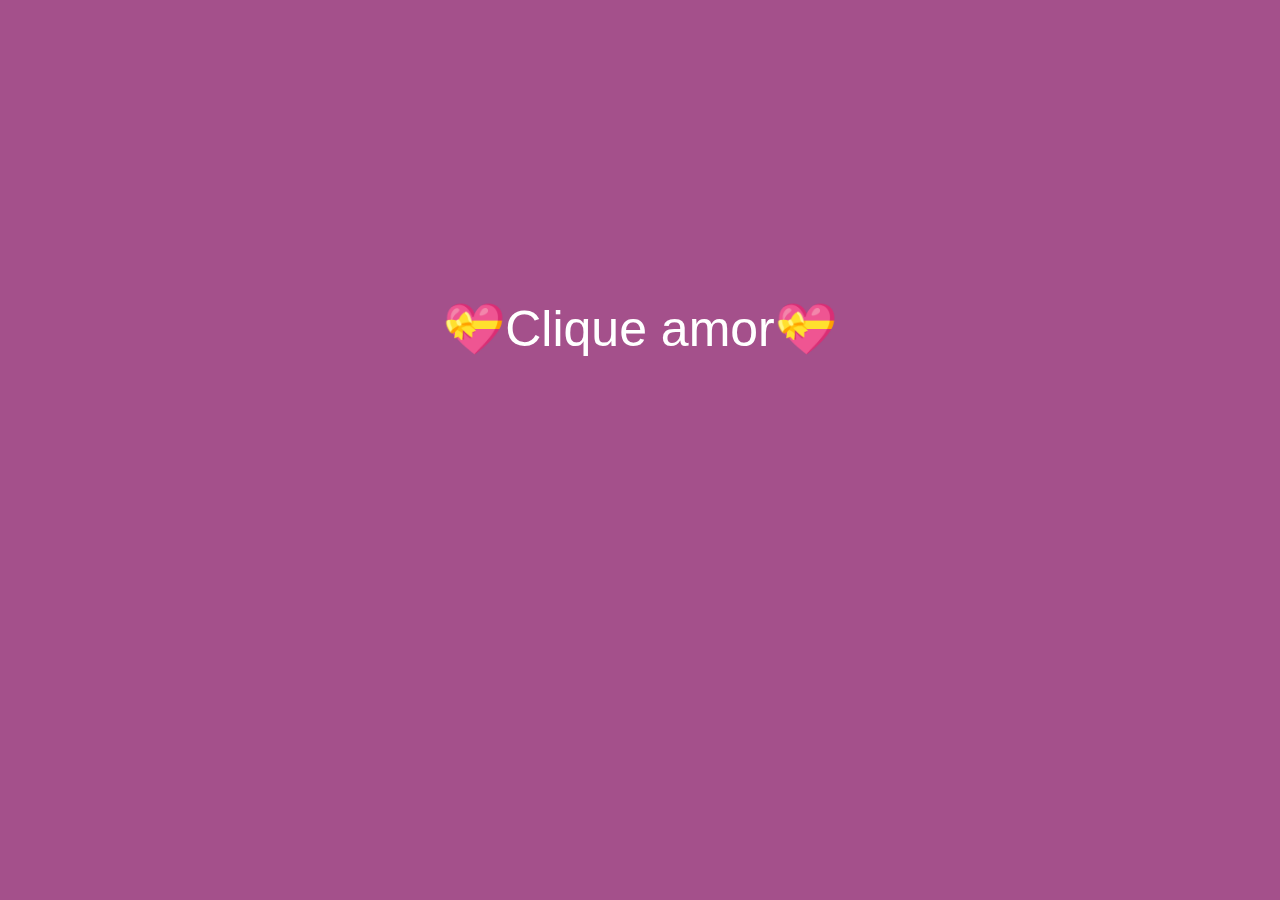
<file: index.html>
<!DOCTYPE html>
<html lang="en">
<head>
    <meta charset="UTF-8">
    <meta name="viewport" content="width=device-width, initial-scale=1.0">
    <title>💗Giovanni e Sibelly💗</title>
    <link rel="stylesheet" href="index.css">
</head>
<body>
<nav>
    <ul>
        <li>
            <a href="Clique.html">💝Clique amor💝</a>
        </li>
    </ul>
</nav>
</body>
</html>
</file>
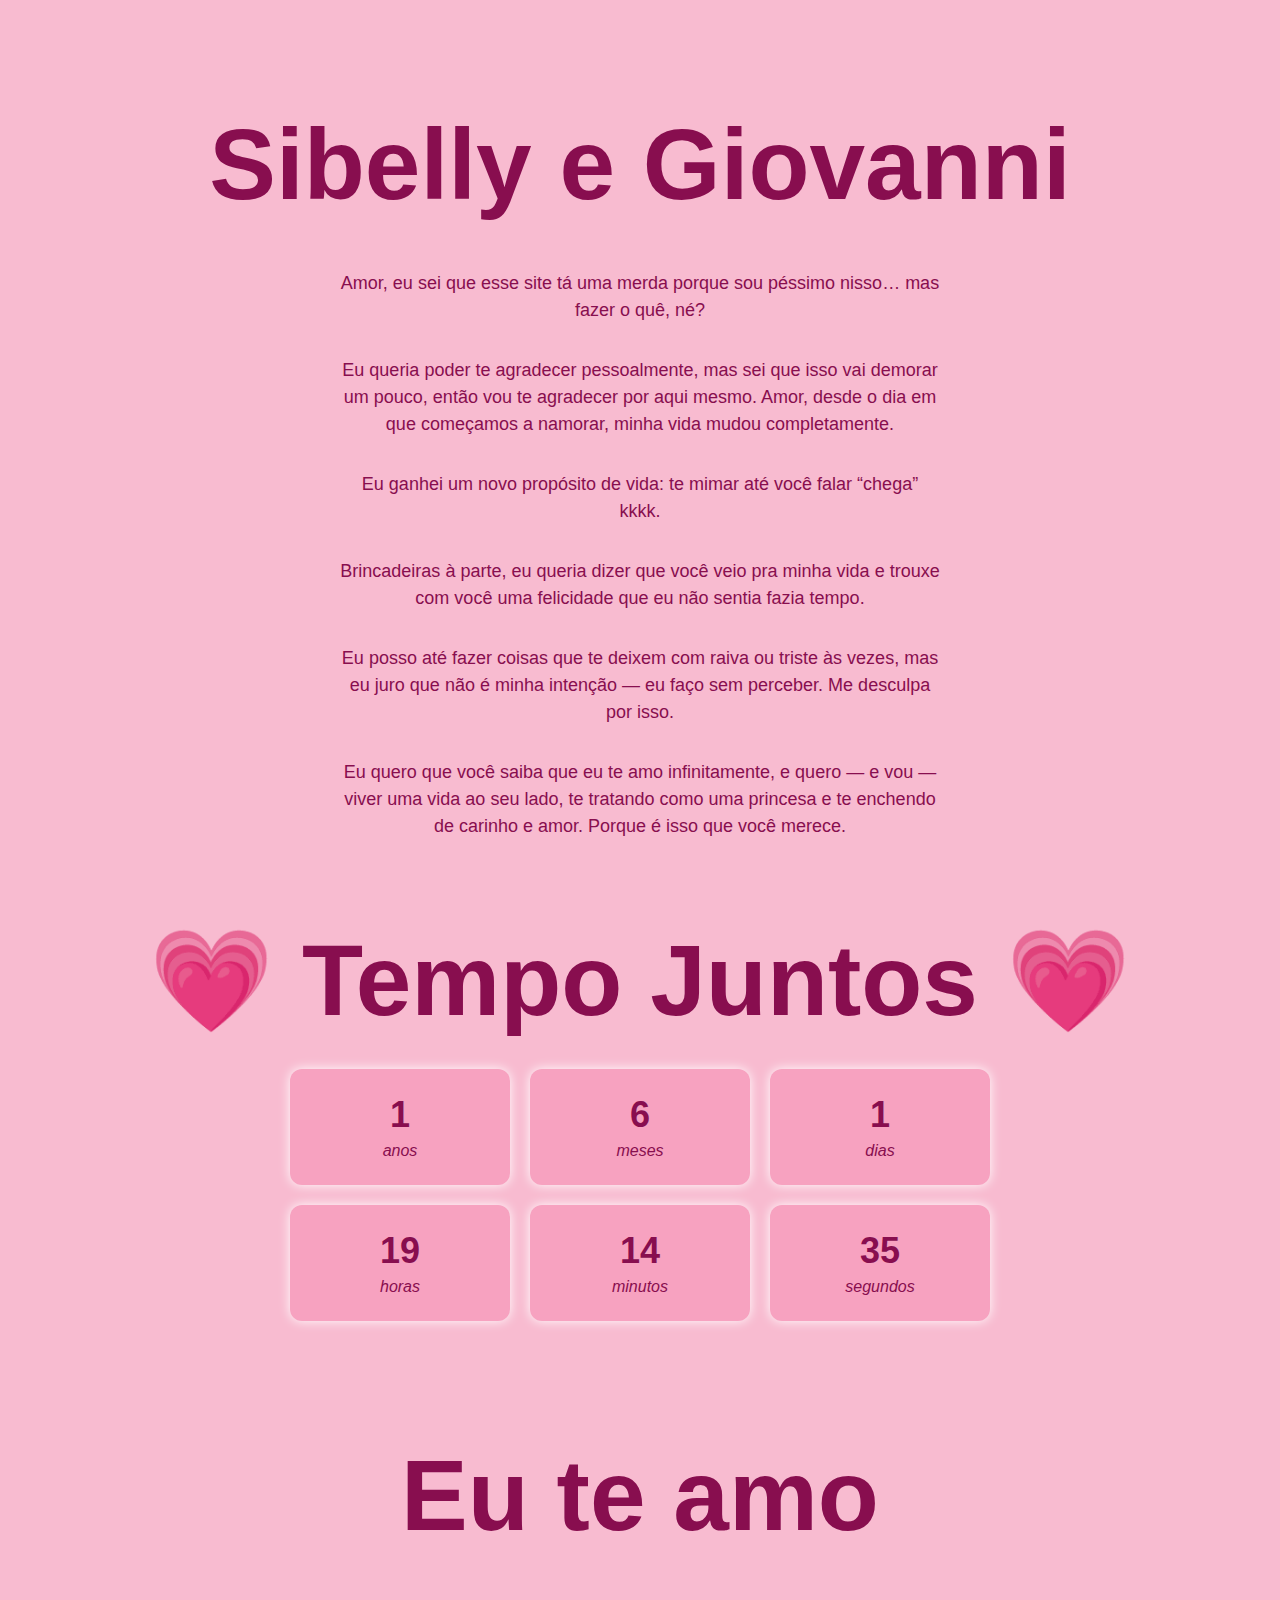
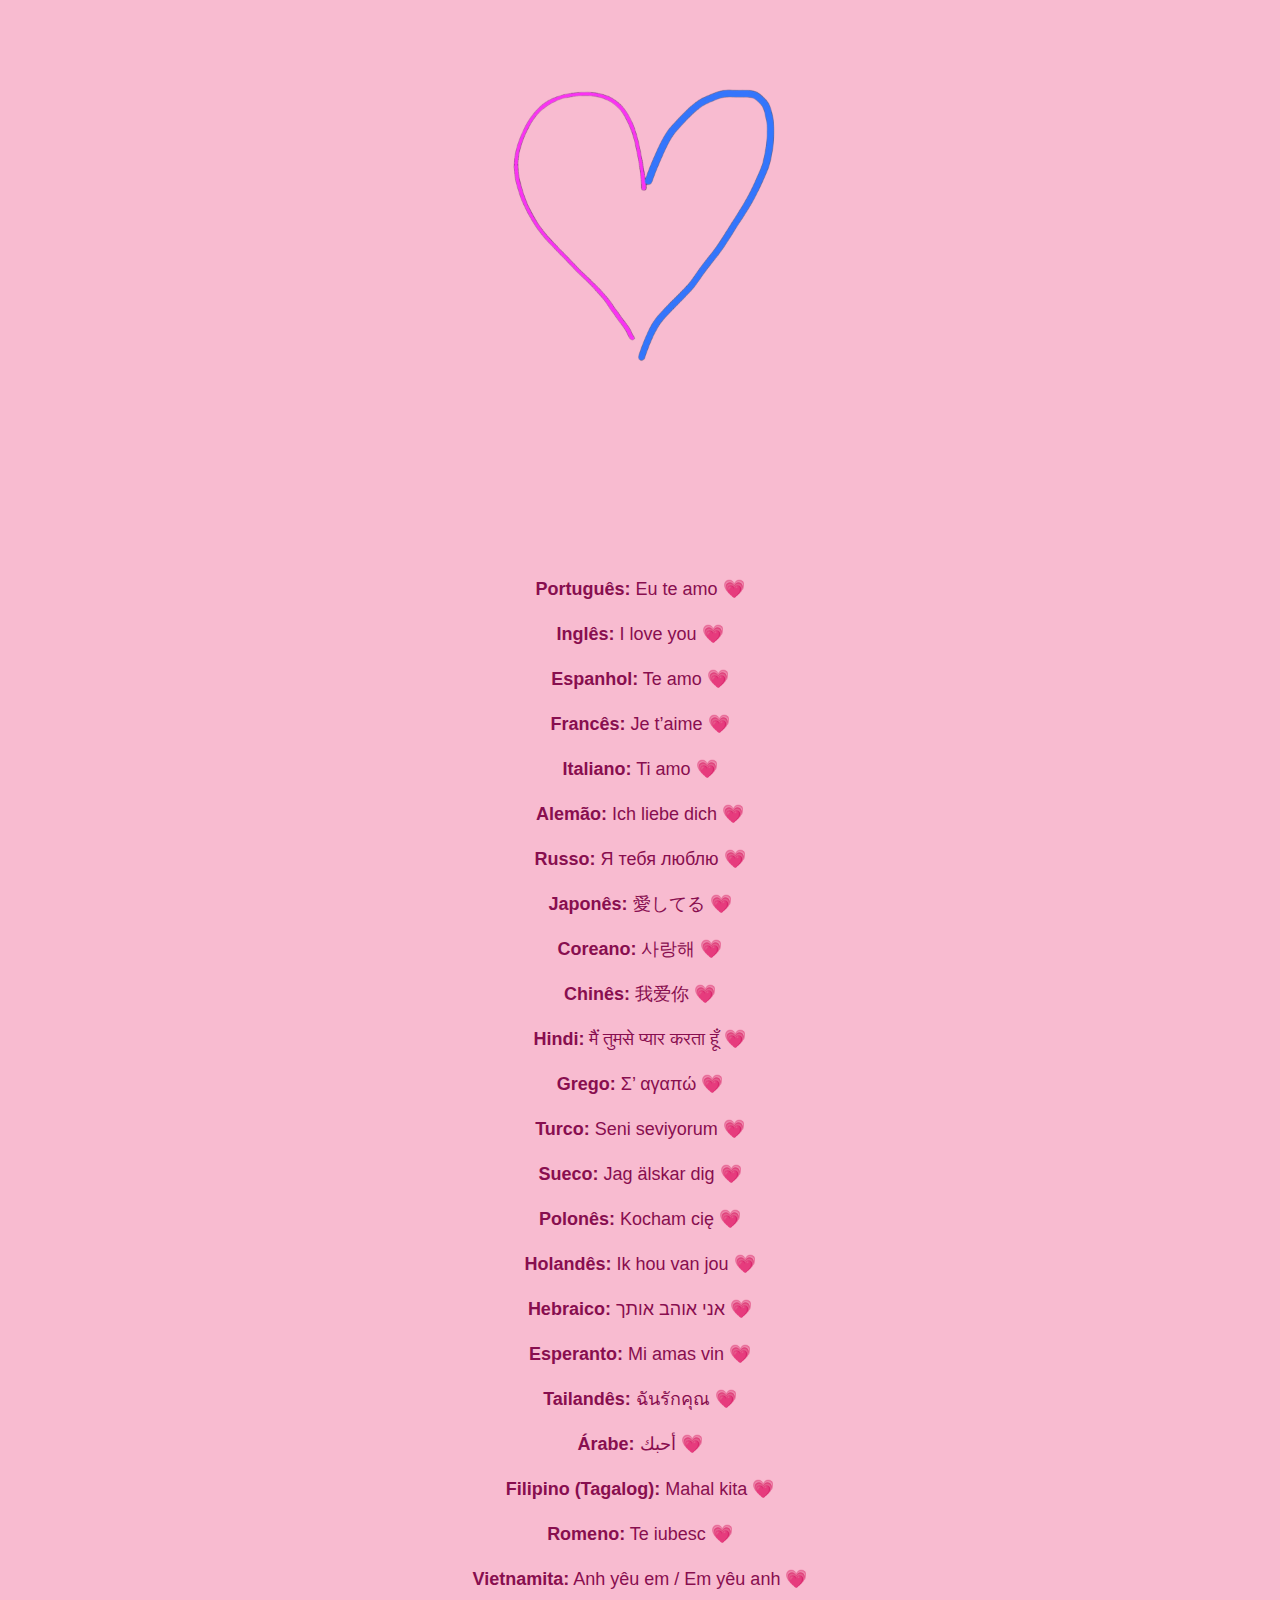
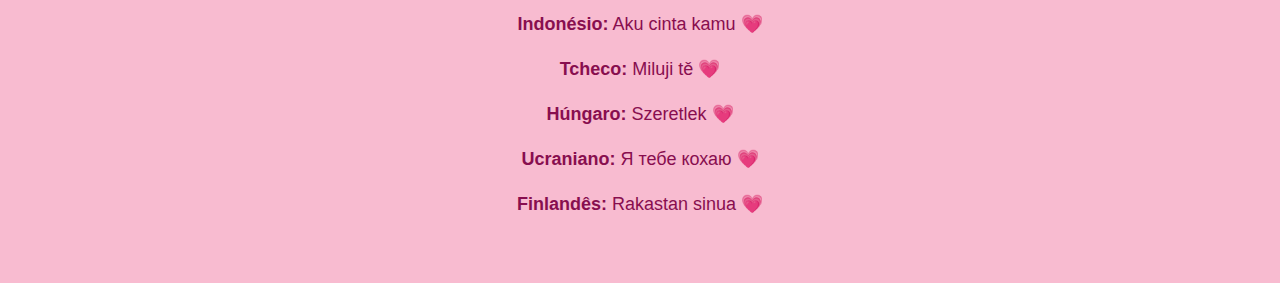
<file: Clique.html>
<!DOCTYPE html>
<html lang="pt-BR">
<head>
  <meta charset="UTF-8" />
  <meta name="viewport" content="width=device-width, initial-scale=1.0" />
  <title>💗 Sibelly e Giovanni 💗</title>
  <link rel="stylesheet" href="index.css" />
  <style>
    body {
      background: #f8bbd0;
      color: #880e4f;
      font-family: Arial, sans-serif;
      display: flex;
      flex-direction: column;
      align-items: center;
      padding-top: 40px;
      margin: 0;
    }

    h1 {
      margin-bottom: 30px;
      color: #880e4f;
    }

    p {
      max-width: 600px;
      text-align: center;
      margin-bottom: 15px;
      font-size: 18px;
      line-height: 1.5;
    }

    .contador {
      display: grid;
      grid-template-columns: repeat(3, 1fr);
      gap: 20px;
      max-width: 700px;
      width: 90%;
      margin-bottom: 50px;
    }

    .bloco {
      background: #f7a2c0;
      border-radius: 12px;
      padding: 25px;
      box-shadow: 0 0 12px #ffffff;
      display: flex;
      flex-direction: column;
      align-items: center;
    }

    .numero {
      font-size: 36px;
      font-weight: bold;
    }

    .legenda {
      font-size: 16px;
      font-style: italic;
      margin-top: 6px;
    }

    .cora {
      position: absolute;
      font-size: 20px;
      animation: flutuar 3s infinite ease-in-out;
      color: #eb1580;
    }

    @keyframes flutuar {
      0%, 100% { transform: translateY(0); }
      50% { transform: translateY(-10px); }
    }

    header img {
      max-width: 300px;
      margin-bottom: 30px;
      border-radius: 12px;
    }
  </style>
</head>
<body>

  <h1>Sibelly e Giovanni</h1>

  <p>Amor, eu sei que esse site tá uma merda porque sou péssimo nisso… mas fazer o quê, né?</p>

  <p>Eu queria poder te agradecer pessoalmente, mas sei que isso vai demorar um pouco, então vou te agradecer por aqui mesmo. Amor, desde o dia em que começamos a namorar, minha vida mudou completamente.</p>

  <p>Eu ganhei um novo propósito de vida: te mimar até você falar “chega” kkkk.</p>

  <p>Brincadeiras à parte, eu queria dizer que você veio pra minha vida e trouxe com você uma felicidade que eu não sentia fazia tempo.</p>

  <p>Eu posso até fazer coisas que te deixem com raiva ou triste às vezes, mas eu juro que não é minha intenção — eu faço sem perceber. Me desculpa por isso.</p>

  <p>Eu quero que você saiba que eu te amo infinitamente, e quero — e vou — viver uma vida ao seu lado, te tratando como uma princesa e te enchendo de carinho e amor. Porque é isso que você merece.</p>

  <h1>💗 Tempo Juntos 💗</h1>


<div class="contador">
  <div class="bloco">
    <div class="numero" id="anos">0</div>
    <div class="legenda">anos</div>
  </div>
  <div class="bloco">
    <div class="numero" id="meses">0</div>
    <div class="legenda">meses</div>
  </div>
  <div class="bloco">
    <div class="numero" id="dias">0</div>
    <div class="legenda">dias</div>
  </div>
  <div class="bloco">
    <div class="numero" id="horas">0</div>
    <div class="legenda">horas</div>
  </div>
  <div class="bloco">
    <div class="numero" id="minutos">0</div>
    <div class="legenda">minutos</div>
  </div>
  <div class="bloco">
    <div class="numero" id="segundos">0</div>
    <div class="legenda">segundos</div>
  </div>
</div>



<script>
  const dataInicio = new Date(2025, 0, 20, 22, 52, 0); // 21 de janeiro de 2025 às 22:36:00

  function atualizarContador() {
    const agora = new Date();
    let diff = Math.abs(agora - dataInicio);

    const segundosTotais = Math.floor(diff / 1000);

    const anos = Math.floor(segundosTotais / (365.25 * 24 * 3600));
    const meses = Math.floor((segundosTotais % (365.25 * 24 * 3600)) / (30.44 * 24 * 3600));
    const dias = Math.floor((segundosTotais % (30.44 * 24 * 3600)) / (24 * 3600));
    const horas = Math.floor((segundosTotais % (24 * 3600)) / 3600);
    const minutos = Math.floor((segundosTotais % 3600) / 60);
    const segundos = segundosTotais % 60;

    document.getElementById("anos").textContent = anos;
    document.getElementById("meses").textContent = meses;
    document.getElementById("dias").textContent = dias;
    document.getElementById("horas").textContent = horas;
    document.getElementById("minutos").textContent = minutos;
    document.getElementById("segundos").textContent = segundos;
  }

  atualizarContador();
  setInterval(atualizarContador, 1000);




  </script>
  <h1>Eu te amo</h1>

<header>
  <img src="50e7be52-3f1a-45e9-aec2-0149134a371a.png" alt="Foto de Sibelly e Giovanni" />
</header>

  <div style="max-width: 500px; text-align: left; margin-bottom: 50px;">
    <p><strong>Português:</strong> Eu te amo 💗</p>
    <p><strong>Inglês:</strong> I love you 💗</p>
    <p><strong>Espanhol:</strong> Te amo 💗</p>
    <p><strong>Francês:</strong> Je t’aime 💗</p>
    <p><strong>Italiano:</strong> Ti amo 💗</p>
    <p><strong>Alemão:</strong> Ich liebe dich 💗</p>
    <p><strong>Russo:</strong> Я тебя люблю 💗</p>
    <p><strong>Japonês:</strong> 愛してる 💗</p>
    <p><strong>Coreano:</strong> 사랑해 💗</p>
    <p><strong>Chinês:</strong> 我爱你 💗</p>
    <p><strong>Hindi:</strong> मैं तुमसे प्यार करता हूँ 💗</p>
    <p><strong>Grego:</strong> Σ’ αγαπώ 💗</p>
    <p><strong>Turco:</strong> Seni seviyorum 💗</p>
    <p><strong>Sueco:</strong> Jag älskar dig 💗</p>
    <p><strong>Polonês:</strong> Kocham cię 💗</p>
    <p><strong>Holandês:</strong> Ik hou van jou 💗</p>
    <p><strong>Hebraico:</strong> אני אוהב אותך 💗</p>
    <p><strong>Esperanto:</strong> Mi amas vin 💗</p>
    <p><strong>Tailandês:</strong> ฉันรักคุณ 💗</p>
    <p><strong>Árabe:</strong> أحبك 💗</p>
    <p><strong>Filipino (Tagalog):</strong> Mahal kita 💗</p>
    <p><strong>Romeno:</strong> Te iubesc 💗</p>
    <p><strong>Vietnamita:</strong> Anh yêu em / Em yêu anh 💗</p>
    <p><strong>Indonésio:</strong> Aku cinta kamu 💗</p>
    <p><strong>Tcheco:</strong> Miluji tě 💗</p>
    <p><strong>Húngaro:</strong> Szeretlek 💗</p>
    <p><strong>Ucraniano:</strong> Я тебе кохаю 💗</p>
    <p><strong>Finlandês:</strong> Rakastan sinua 💗</p>
  </div>

</body>
</html>
</file>
<file: index.css>
body {
    color: hotpink;
    background-color: #a4508b; /* replaced lch() with a hex color */
    font-family: 'arial', sans-serif;
    font-size: 50px;
}

ul{ 

    display: flex;
    justify-content: center;
    list-style-type: none;
    padding:250px;
}

a {
    color: rgb(255, 255, 255);
    text-decoration: none;          
}
</file>
